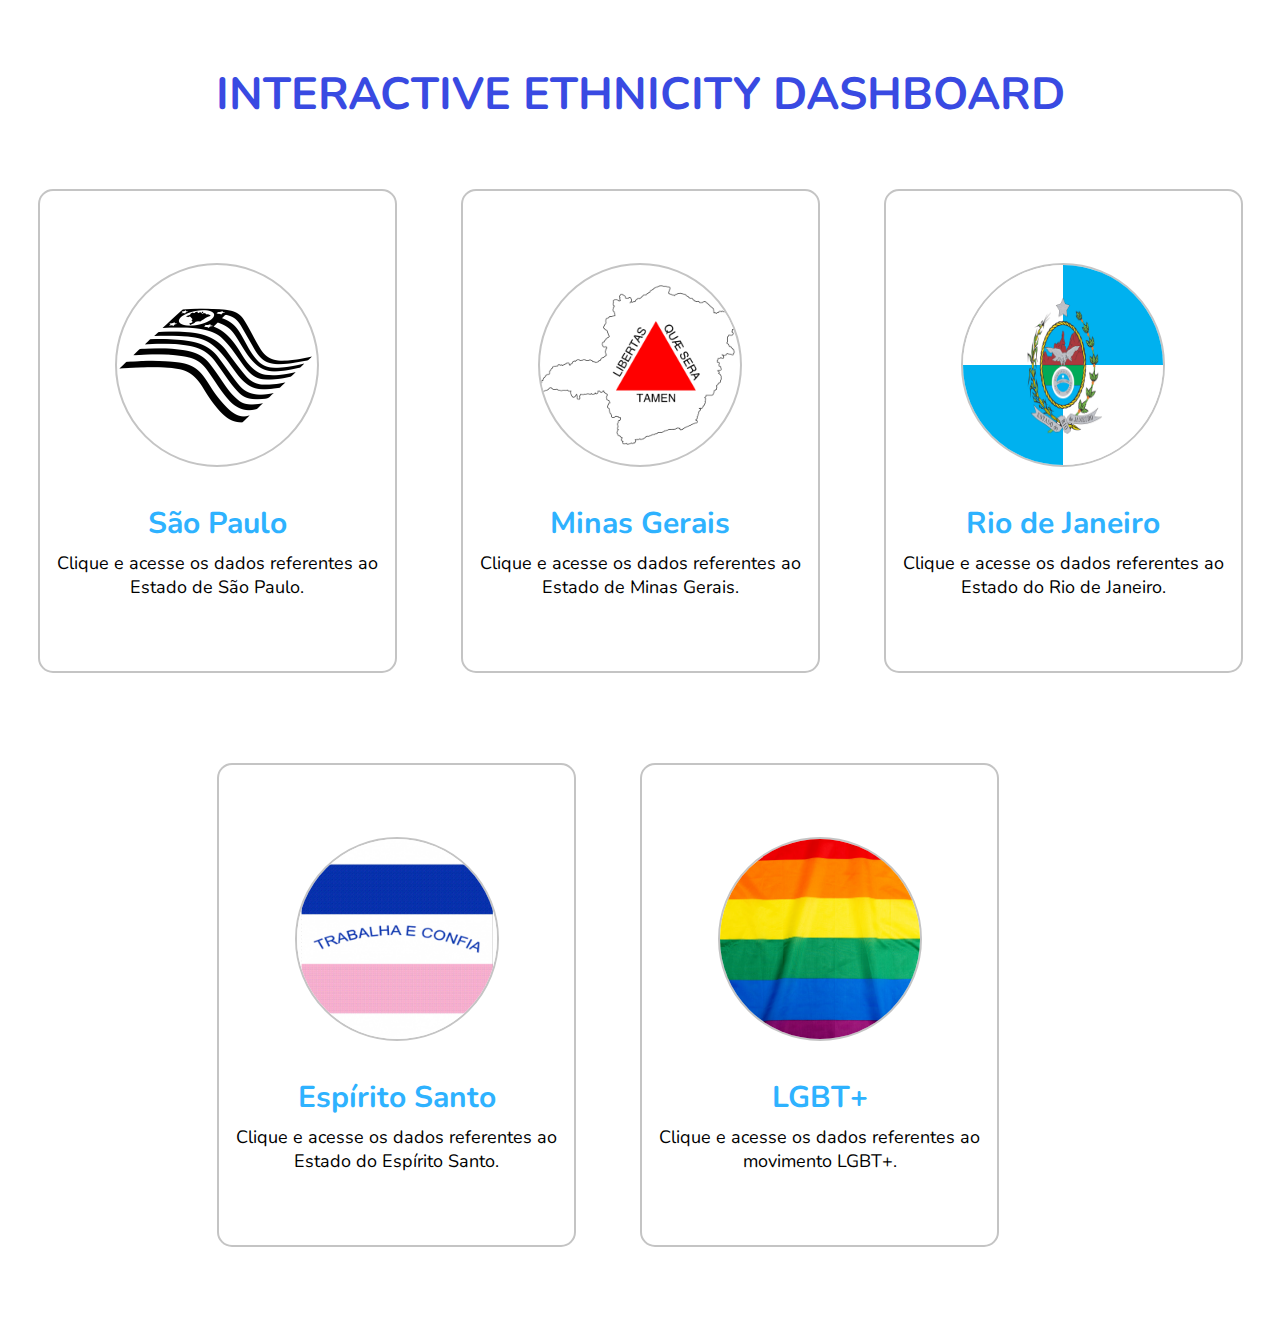
<file: 1-semestre/soft-skills/LIED/index.html>
<!DOCTYPE html>
<html lang="pt-br">
<head>
    <meta charset="UTF-8">
    <meta name="viewport" content="width=device-width, initial-scale=1.0">
    <title>INTERACTIVE ETHNICITY DASHBOARD</title>
    <link rel="shortcut icon" href="img/favicon.png" type="image/x-icon">
    <link rel="stylesheet" href="css/menu-lateral.css">
    <link rel="stylesheet" href="css/cards.css">
    <link rel="stylesheet" href="css/scrollbar.css">
</head>
<body>
    <h1>INTERACTIVE ETHNICITY DASHBOARD</h1>
    <main>
      <div class="container-cards">
        <a
          href="sp.html"
          target="_self"
        >
          <div class="card">
            <img
              src="img/sp-flag.png"
              alt="Bullying."
            />
            <h3>São Paulo</h3>
            <p>
              Clique e acesse os dados referentes ao Estado de São Paulo.
            </p>
          </div>
        </a>
        <a href="mg.html" target="_self">
          <div class="card">
            <img
              src="img/mg-flag.png"
              alt="Xenofobia."
            />
            <h3>Minas Gerais</h3>
            <p>
                Clique e acesse os dados referentes ao Estado de Minas Gerais.
            </p>
          </div>
        </a>
        <a
          class="card-tres"
          href="rj.html"
          target="_self"
        >
          <div class="card">
            <img
              src="img/rj-flag.png"
              alt="Racismo"
            />
            <h3>Rio de Janeiro</h3>
            <p>
                Clique e acesse os dados referentes ao Estado do Rio de Janeiro.
            </p>
          </div>
        </a>
        
      </div>

    </main>
    <br>
    <br>
    <br>
    <br>
    <main>
        <div class="container-cards">
          <a
            href="es.html"
            target="_self"
          >
            <div class="card">
              <img
                src="img/es-flag.png"
                alt="Bullying."
              />
              <h3>Espírito Santo</h3>
              <p>
                Clique e acesse os dados referentes ao Estado do Espírito Santo.
              </p>
            </div>
          </a>
           <a href="lgbt.html" target="_self">
            <div class="card">
              <img
                src="img/lgbt-flag.jpg"
                alt="LGBT."
              />
              <h3>LGBT+</h3>
              <p>
                  Clique e acesse os dados referentes ao movimento LGBT+.
              </p>
            </div>
          </a>
          
        </div>
        <br>
        <br>
        <br>
      </main>
</body>
</html>
</file>
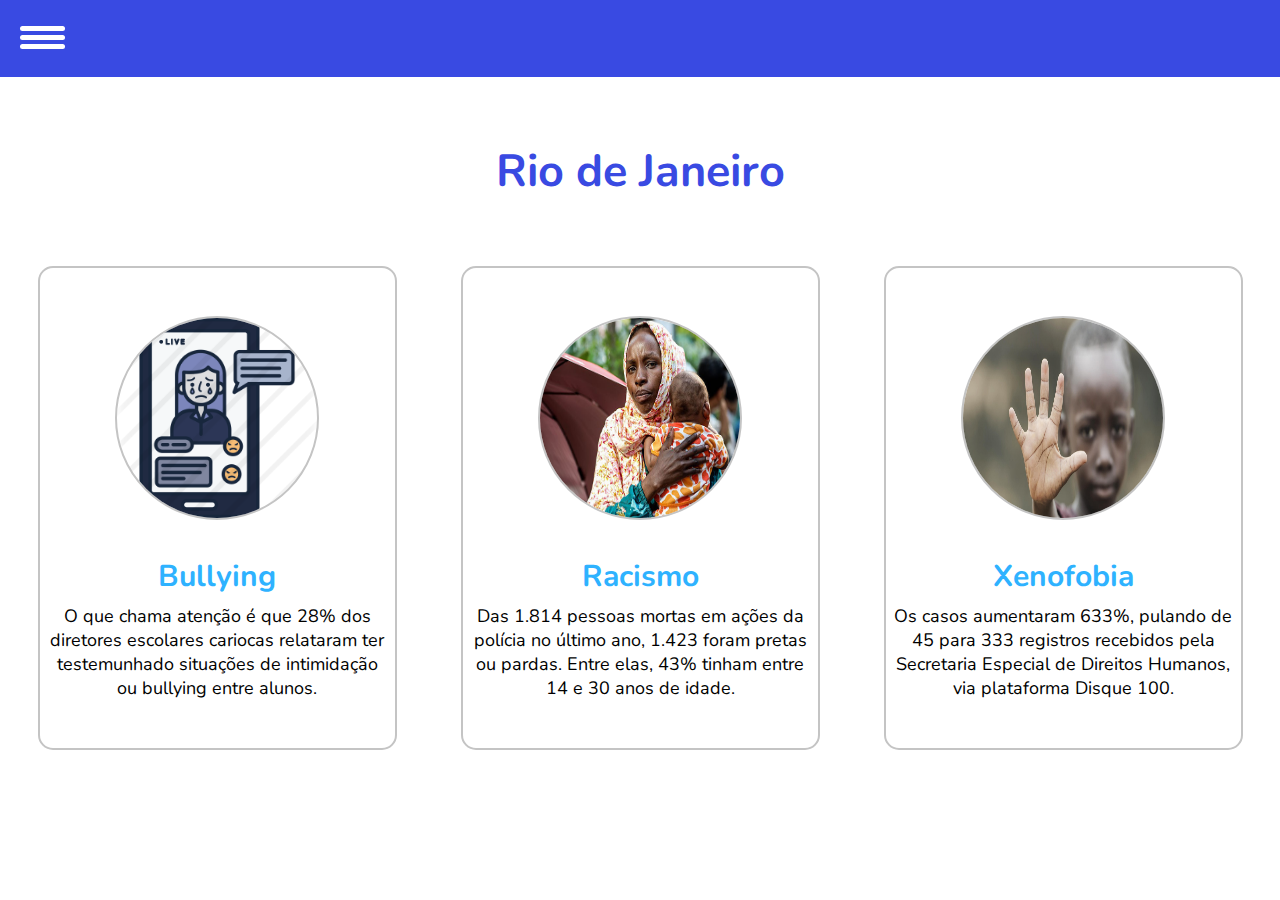
<file: 1-semestre/soft-skills/LIED/rj.html>
<!DOCTYPE html>
<html lang="pt-br">
  <head>
    <meta charset="UTF-8" />
    <meta name="viewport" content="width=device-width, initial-scale=1.0" />
    <title>Rio de Janeiro</title>
    <link rel="shortcut icon" href="img/favicon.png" type="image/x-icon"/>
    <link rel="stylesheet" href="css/menu-lateral.css">
    <link rel="stylesheet" href="css/cards.css">
  </head>
  <body>
    <div class="navbar" id="navbar"></div>

    <div id="menu" onclick="menuOnClick()">
      <div id="menu-bar">
        <div id="bar1" class="bar"></div>
        <div id="bar2" class="bar"></div>
        <div id="bar3" class="bar"></div>
      </div>
      <nav class="nav" id="nav">
        <ul>
          <li><a href="index.html">Início</a></li>
          <li><a href="sp.html">São Paulo</a></li>
          <li><a href="rj.html">Rio de Janeiro</a></li>
          <li><a href="mg.html">Minas Gerais</a></li>
          <li><a href="es.html">Espirito Santo</a></li>
          <li><a href="lgbt.html">LGBT+</a></li>
        </ul>
      </nav>
    </div>

    <div class="menu-bg" id="menu-bg"></div>
    <h1>Rio de Janeiro</h1>
    <main>
      <div class="container-cards">
        <a href="#">
          <div class="card">
            <img
              src="img/generation.png"
              alt="Bullying"
            />
            <h3>Bullying</h3>
            <p>
              O que chama atenção é que 28% dos diretores escolares cariocas relataram ter testemunhado situações de intimidação ou bullying entre alunos.
            </p>
          </div>
        </a>
        <a href="#">
          <div class="card">
            <img
              src="img/reprograma.png"
              alt="Racismo"
            />
            <h3>Racismo</h3>
            <p>
              Das 1.814 pessoas mortas em ações da polícia no último ano, 1.423 foram pretas ou pardas. Entre elas, 43% tinham entre 14 e 30 anos de idade.
            </p>
          </div>
        </a>
        <a
          class="card-tres"
          href="#"
          target="_self"
        >
          <div class="card">
            <img
              src="img/laboratoria.png"
              alt="Xenofobia"
            />
            <h3>Xenofobia</h3>
            <p>
              Os casos aumentaram 633%, pulando de 45 para 333 registros recebidos pela Secretaria Especial de Direitos Humanos, via plataforma Disque 100.
            </p>
          </div>
        </a>
      </div>
    </main>
    <script src="js/navbar-menu.js"></script>
  </body>
</html>
</file>
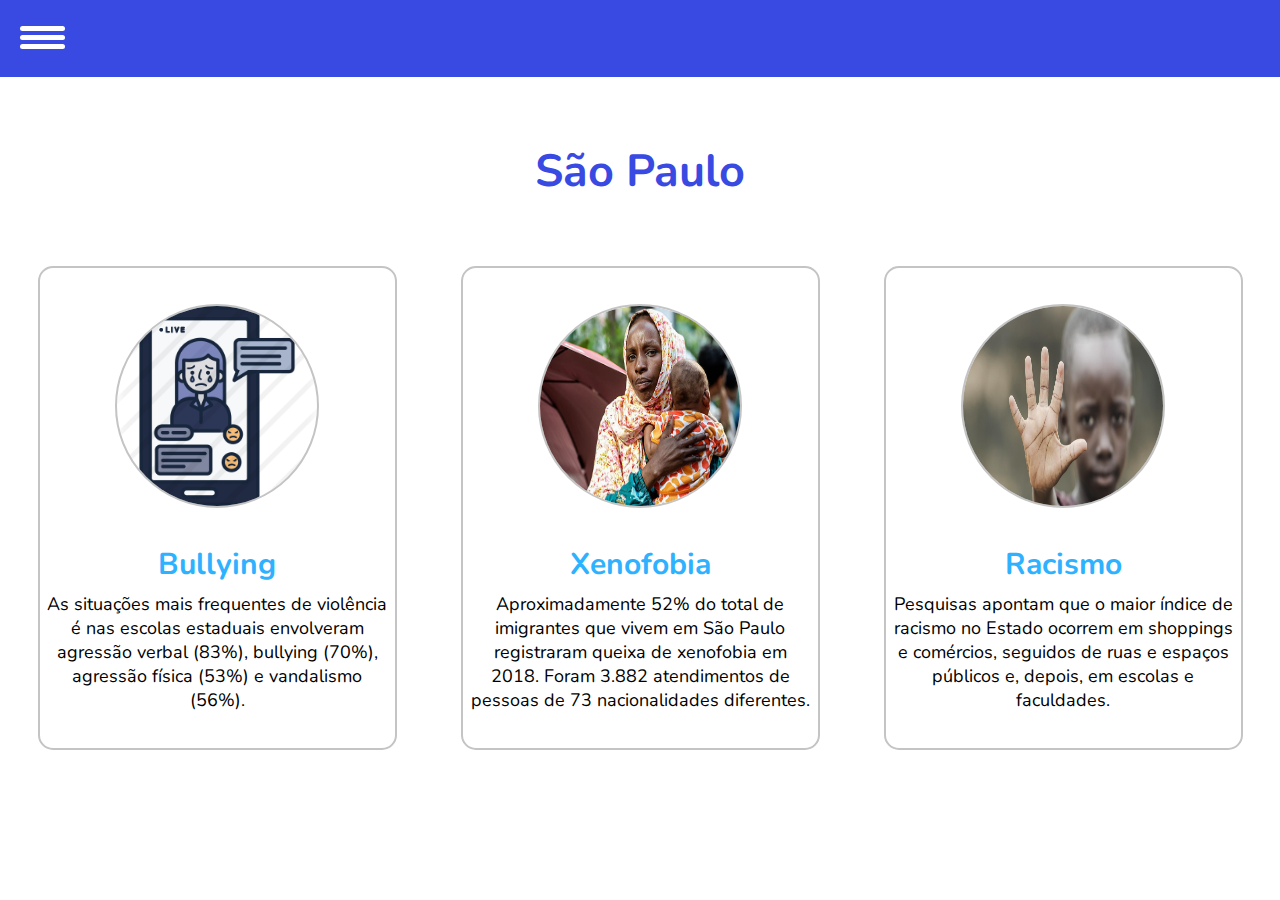
<file: 1-semestre/soft-skills/LIED/sp.html>
<!DOCTYPE html>
<html lang="pt-br">
  <head>
    <meta charset="UTF-8" />
    <meta name="viewport" content="width=device-width, initial-scale=1.0" />
    <title>São Paulo</title>
    <link
      rel="shortcut icon"
      href="img/favicon.png"
      type="image/x-icon"
    />
    <link rel="stylesheet" href="css/menu-lateral.css">
    <link rel="stylesheet" href="css/cards.css">
    <link rel="stylesheet" href="css/scrollbar.css">
  </head>
  <body>
    <div class="navbar" id="navbar" ></div>

    <div id="menu" onclick="menuOnClick()">
      <div id="menu-bar">
        <div id="bar1" class="bar"></div>
        <div id="bar2" class="bar"></div>
        <div id="bar3" class="bar"></div>
      </div>
      <nav class="nav" id="nav">
        <ul>
          <li><a href="index.html">Início</a></li>
          <li><a href="sp.html">São Paulo</a></li>
          <li><a href="rj.html">Rio de Janeiro</a></li>
          <li><a href="mg.html">Minas Gerais</a></li>
          <li><a href="es.html">Espirito Santo</a></li>
          <li><a href="lgbt.html">LGBT+</a></li>
        </ul>
      </nav>
    </div>

    <div class="menu-bg" id="menu-bg"></div>

    <h1>São Paulo</h1>
    <main>
      <div class="container-cards">
        <a
          href=""
          target="_self"
        >
          <div class="card">
            <img
              src="img/generation.png"
              alt="Bullying."
            />
            <h3>Bullying</h3>
            <p>
              As situações mais frequentes de violência é nas escolas estaduais envolveram agressão verbal (83%), bullying (70%), agressão física (53%) e vandalismo (56%).
            </p>
          </div>
        </a>
        <a href="" target="_self">
          <div class="card">
            <img
              src="img/reprograma.png"
              alt="Xenofobia."
            />
            <h3>Xenofobia</h3>
            <p>
              Aproximadamente 52% do total de imigrantes que vivem em São Paulo registraram queixa de xenofobia em 2018. Foram 3.882 atendimentos de pessoas de 73 nacionalidades diferentes.
            </p>
          </div>
        </a>
        <a
          class="card-tres"
          href=""
          target="_self"
        >
          <div class="card">
            <img
              src="img/laboratoria.png"
              alt="Racismo"
            />
            <h3>Racismo</h3>
            <p>
              Pesquisas apontam que o maior índice de racismo no Estado ocorrem em shoppings e comércios, seguidos de ruas e espaços públicos e, depois, em escolas e faculdades.
            </p>
          </div>
        </a>
      </div>

    </main>

    <script src="js/navbar-menu.js"></script>
  </body>
</html>
</file>
<file: 1-semestre/soft-skills/LIED/css/menu-lateral.css>
div.navbar {
  display: flex;
  justify-content: flex-start;
  align-items: center;
  height: 77px;
  background-color: #394ae2;
}

div#navbar {
  opacity: 1;
  transition: opacity 0.3s ease-in-out;
}

div#navbar.fade {
  opacity: 0;
}

/*div.removenavbar {
    display: none;
  }*/

div.navbar img {
  width: 60px;
  height: 60px;
  border: 2px solid #c4c4c4;
  border-radius: 50%;
  cursor: pointer;
}

#menu {
  z-index: 2;
}

#menu-bar {
  width: 45px;
  height: 40px;
  margin: 30px 0 20px 20px;
  cursor: pointer;
}

.bar {
  height: 5px;
  width: 100%;
  background-color: #ffffff;
  display: block;
  border-radius: 5px;
  transition: 0.2s ease;
}

#bar1 {
  transform: translateY(-4px);
}

#bar3 {
  transform: translateY(4px);
}

.nav {
  transition: 0.3s ease;
  display: none;
}

.nav ul {
  padding: 0 22px;
}

.nav li {
  width: 200px;
  list-style: none;
  padding: 8px 0;
}

.nav li a {
  font-family: "Nunito", sans-serif;
  color: white;
  font-size: 20px;
  text-decoration: none;
}

.nav li a:hover {
  font-weight: bold;
}

.menu-bg,
#menu {
  top: 0;
  left: 0;
  position: absolute;
}

.menu-bg {
  z-index: 1;
  width: 0;
  height: 0;
  margin: 30px 0 20px 20px;
  background-color: #394ae2;
  transition: 0.5s ease;
}

.change {
  display: block;
}

.change .bar {
  background-color: white;
}

.change #bar1 {
  transform: translateY(4px) rotateZ(-45deg);
}

.change #bar2 {
  opacity: 0;
}

.change #bar3 {
  transform: translateY(-6px) rotateZ(45deg);
}

.change-bg {
  width: 520px;
  height: 270vh;
  transform: translate(-60%, -30%);
}
</file>
<file: 1-semestre/soft-skills/LIED/css/cards.css>
@import url("https://fonts.googleapis.com/css2?family=Nunito:wght@400;600;900&display=swap");

* {
    padding: 0;
    margin: 0;
  }

h1 {
    font-family: "Nunito", sans-serif;
    font-size: 45px;
    color: #394ae2;
    text-align: center;
    margin-top: 5%;
    margin-bottom: 5%;
  }
  
  .container-cards {
    display: flex;
    justify-content: center;
  }
  
  a {
    text-decoration: none;
    margin-right: 5%;
  }
  
  .card-tres {
    margin-right: 0px;
  }
  
  .card {
    display: flex;
    flex-direction: column;
    justify-content: center;
    align-items: center;
    width: 355px;
    height: 480px;
    border: 2px solid #c4c4c4;
    border-radius: 15px;
    margin-bottom: 5%;
  }
  
  .card img {
    width: 200px;
    height: 200px;
    border: 2px solid #c4c4c4;
    border-radius: 50%;
    margin-bottom: 10%;
  }
  
  .card h3 {
    font-family: "Nunito", sans-serif;
    font-size: 30px;
    text-align: center;
    color: #2eb2ff;
    margin-bottom: 2%;
  }
  
  .card p {
    font-family: "Nunito", sans-serif;
    font-size: 18px;
    color: #000000;
    text-align: center;
    margin-left: 2%;
    margin-right: 2%;
  }
</file>
<file: 1-semestre/soft-skills/LIED/css/scrollbar.css>
html{
    scroll-behavior: smooth;
  }
  
  body::-webkit-scrollbar {
    width: 12px
  } 
  
  body::-webkit-scrollbar-thumb {   
  background-color: #C4C4C4;   
  border-radius: 10px;
  }
  
  h3.criadoras-titulo{
      font-size: 28px;
  }
  
  h3.criadoras-titulo-menor{
      font-size: 26px;
  }
</file>
